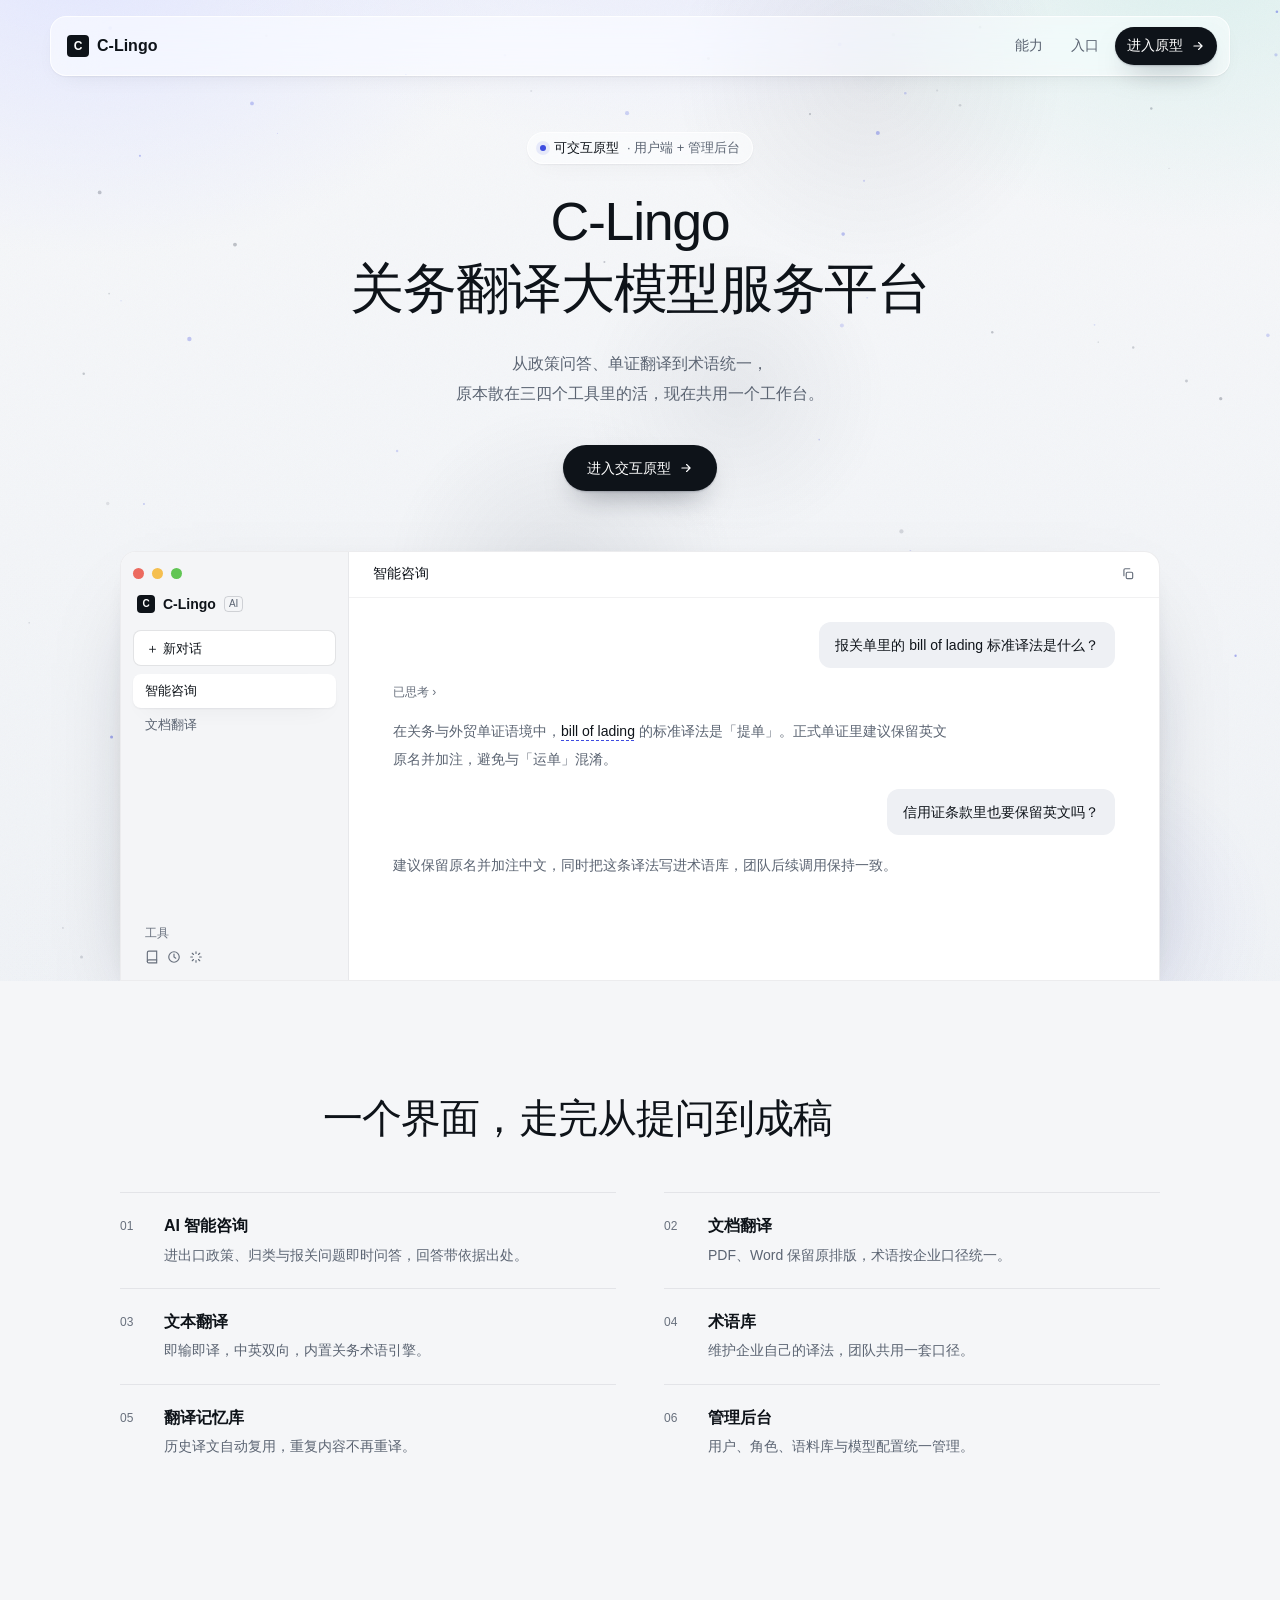
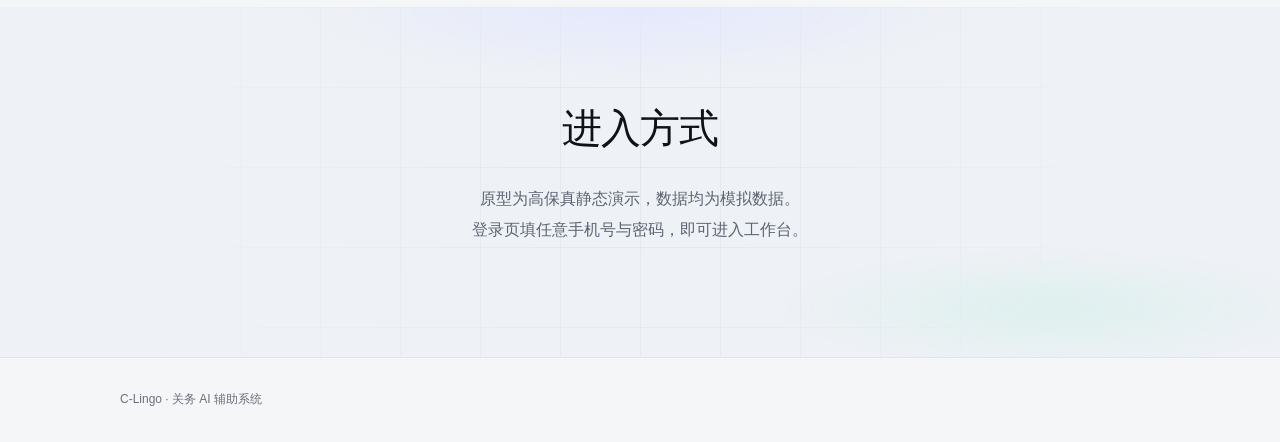
<file: index.html>
<!doctype html>
<html lang="zh-CN">
<head>
<meta charset="utf-8">
<meta name="viewport" content="width=device-width, initial-scale=1">
<title>C-Lingo · 关务 AI 辅助系统 | 交互原型引导页</title>
<meta name="description" content="C-Lingo 关务 AI 辅助系统交互原型引导页：AI 咨询、文档翻译、术语库与记忆库，一个入口走完。">
<style>
  /* ============ 令牌：只允许这 5 个文字色 + 1 个强调色 ============ */
  :root{
    --paper:#f5f6f8;
    --paper-2:#eef1f5;
    --ink:#0e1319;
    --ink-2:#5b6472;
    --ink-3:#68707d;
    --accent:#3d4ce0;

    --sh-s:0 1px 2px rgba(16,24,40,.06), 0 8px 24px -12px rgba(16,24,40,.10);
    --sh-m:0 40px 90px -40px rgba(16,24,40,.35), 0 12px 32px -18px rgba(16,24,40,.18);
    --sh-btn:0 1px 2px rgba(16,24,40,.22), 0 14px 30px -14px rgba(16,24,40,.55);

    --glass-bg:rgba(255,255,255,.52);
    --glass-bd:1px solid rgba(255,255,255,.78);

    --r4:4px;
    --r8:8px;
    --r12:12px;
    --r16:16px;
    --r999:999px;
  }

  *,*::before,*::after{box-sizing:border-box}
  html{scroll-behavior:smooth}
  body{
    margin:0;
    background:var(--paper);
    color:var(--ink);
    font-family:-apple-system,BlinkMacSystemFont,"Segoe UI","PingFang SC","Hiragino Sans GB","Microsoft YaHei",sans-serif;
    font-size:16px;
    line-height:1.8;
    -webkit-font-smoothing:antialiased;
    overflow-x:hidden;
  }
  h1,h2,h3,p{margin:0}
  a{color:inherit;text-decoration:none}
  img{display:block;max-width:100%}
  svg{display:block}
  :focus-visible{outline:2px solid var(--ink);outline-offset:3px;border-radius:var(--r4)}

  .skip{
    position:fixed;left:16px;top:-64px;z-index:40;
    height:40px;padding:0 16px;display:inline-flex;align-items:center;
    background:#fff;color:var(--ink);border-radius:var(--r8);
    box-shadow:var(--sh-s);font-size:14px;
  }
  .skip:focus{top:16px}

  /* ============ 玻璃：三处组件共用同一套参数 ============ */
  .glass{
    background:var(--glass-bg);
    border:var(--glass-bd);
    -webkit-backdrop-filter:blur(22px) saturate(190%);
    backdrop-filter:blur(22px) saturate(190%);
  }
  @supports not ((backdrop-filter:blur(1px)) or (-webkit-backdrop-filter:blur(1px))){
    .glass{background:rgba(255,255,255,.9)}
  }

  /* ============ 悬浮导航 ============ */
  .nav-wrap{
    position:fixed;top:16px;left:0;right:0;z-index:20;
    padding:0 16px;display:flex;justify-content:center;
    pointer-events:none;
  }
  .nav{
    width:min(1180px,100%);height:60px;
    display:flex;align-items:center;justify-content:space-between;
    padding:0 12px 0 12px;
    border-radius:var(--r16);
    box-shadow:var(--sh-s);
    pointer-events:auto;
  }
  .brand{display:flex;align-items:center;gap:8px;padding:4px;border-radius:var(--r8)}
  .brand-mark{
    width:22px;height:22px;border-radius:var(--r4);
    background:var(--ink);color:#fff;
    font-size:12px;font-weight:600;line-height:22px;text-align:center;
  }
  .brand-name{font-size:16px;font-weight:600;letter-spacing:0}
  .nav-links{display:flex;align-items:center;gap:4px}
  .nav-links > a{
    height:38px;display:inline-flex;align-items:center;
    padding:0 12px;border-radius:var(--r999);
    font-size:14px;color:var(--ink-2);
    transition:background-color 200ms ease-out;
  }
  .nav-links > a:hover{background:#fff;color:var(--ink)}
  .nav-cta{
    height:38px;padding:0 16px;gap:8px;
    background:var(--ink);color:#fff !important;
    font-weight:500;box-shadow:var(--sh-btn);
    transition:transform 200ms ease-out, background-color 200ms ease-out;
  }
  .nav-cta:hover{transform:translateY(-2px);background:#1a222c}

  /* ============ 首屏 ============ */
  .hero{
    position:relative;isolation:isolate;overflow:hidden;
    padding:132px 24px 0;
    text-align:center;
  }
  .hero-bg{
    position:absolute;inset:-10%;z-index:-3;
    background:
      radial-gradient(50% 40% at 50% -6%, #e4e8ff 0%, rgba(228,232,255,0) 66%),
      radial-gradient(46% 42% at 14% 4%, #e3e7ff 0%, rgba(227,231,255,0) 62%),
      radial-gradient(42% 40% at 86% 4%, #dcf0ee 0%, rgba(220,240,238,0) 60%),
      radial-gradient(60% 46% at 50% 92%, #eceef3 0%, rgba(236,238,243,0) 70%),
      linear-gradient(180deg,#f7f8fa 0%,#f3f5f8 55%,#eff2f6 100%);
  }
  .fx{position:absolute;inset:0;z-index:-2;width:100%;height:100%;pointer-events:none}
  .hero-grain{
    position:absolute;inset:-10%;z-index:-1;pointer-events:none;
    opacity:.03;mix-blend-mode:multiply;
    background-image:url("data:image/svg+xml,%3Csvg xmlns='http://www.w3.org/2000/svg' width='160' height='160'%3E%3Cfilter id='n'%3E%3CfeTurbulence type='fractalNoise' baseFrequency='.9' numOctaves='2'/%3E%3C/filter%3E%3Crect width='100%25' height='100%25' filter='url(%23n)'/%3E%3C/svg%3E");
  }
  .hero-inner{position:relative;z-index:1}

  .tag{
    display:inline-flex;align-items:center;gap:8px;
    height:32px;padding:0 12px;border-radius:var(--r999);
    font-size:13px;color:var(--ink);
    box-shadow:var(--sh-s);
  }
  .tag-dot{
    position:relative;
    width:6px;height:6px;border-radius:var(--r999);
    background:var(--accent);
  }
  /* accent 光晕用伪元素绘制，避免引入带色阴影 */
  .tag-dot::after{
    content:"";position:absolute;inset:-4px;z-index:-1;
    border-radius:var(--r999);background:rgba(61,76,224,.10);
  }
  .tag-sub{color:var(--ink-2)}

  h1{
    display:block;width:fit-content;
    margin:24px auto 0;
    font-size:clamp(30px,4.2vw,54px);
    line-height:1.24;font-weight:500;letter-spacing:-.025em;
    text-wrap:balance;
  }
  .h1-a,.h1-b{display:block}
  .lede{
    margin:28px auto 0;max-width:660px;
    font-size:16px;line-height:1.85;color:var(--ink-2);
  }
  .actions{
    margin-top:36px;display:flex;justify-content:center;
    align-items:center;gap:12px;flex-wrap:wrap;
  }
  .btn{
    height:46px;padding:0 24px;border-radius:var(--r999);
    display:inline-flex;align-items:center;justify-content:center;gap:8px;
    font-size:14px;font-weight:500;line-height:1;
    transition:transform 200ms ease-out, background-color 200ms ease-out;
  }
  .btn-dark{background:var(--ink);color:#fff;box-shadow:var(--sh-btn)}
  .btn-dark:hover{transform:translateY(-2px);background:#1a222c}

  /* ============ 应用窗口 ============ */
  .stage{
    position:relative;
    width:min(1040px,100%);
    margin:60px auto 0;
  }
  .window{
    height:430px;
    display:grid;grid-template-columns:228px 1fr;
    text-align:left;overflow:hidden;
    background:#fff;border:1px solid rgba(16,24,40,.08);
    border-radius:var(--r16) var(--r16) 0 0;
    box-shadow:var(--sh-m);
  }
  .win-side{
    background:#f4f5f7;border-right:1px solid rgba(16,24,40,.06);
    padding:16px 12px;display:flex;flex-direction:column;
  }
  .traffic{display:flex;gap:8px;margin-bottom:16px}
  .traffic i{width:11px;height:11px;border-radius:var(--r999);display:block}
  .traffic i:nth-child(1){background:#ec6a5f}
  .traffic i:nth-child(2){background:#f5bf4f}
  .traffic i:nth-child(3){background:#61c554}

  .side-brand{display:flex;align-items:center;gap:8px;margin-bottom:16px;padding:0 4px}
  .side-mark{
    width:18px;height:18px;border-radius:var(--r4);
    background:var(--ink);color:#fff;
    font-size:10px;font-weight:600;line-height:18px;text-align:center;
  }
  .side-name{font-size:14px;font-weight:600;line-height:1.4}
  .side-pill{
    font-size:10px;line-height:1.4;color:var(--ink-2);
    border:1px solid rgba(16,24,40,.16);border-radius:var(--r4);padding:0 4px;
  }
  .side-new{
    height:36px;margin-bottom:8px;padding:0 12px;
    display:flex;align-items:center;
    background:#fff;border:1px solid rgba(16,24,40,.12);border-radius:var(--r8);
    font-size:13px;line-height:1;
  }
  .side-item{
    font-size:13px;line-height:1.4;color:var(--ink-2);
    padding:8px 12px;border-radius:var(--r8);
  }
  .side-item.is-on{background:#fff;color:var(--ink);box-shadow:var(--sh-s)}
  .side-label{
    margin-top:auto;padding:0 12px 8px;
    font-size:12px;line-height:1.4;color:var(--ink-3);
  }
  .side-tools{display:flex;gap:8px;padding:0 12px;color:var(--ink-3)}

  .win-main{display:flex;flex-direction:column;min-width:0}
  .win-bar{
    height:46px;padding:0 24px;
    display:flex;align-items:center;justify-content:space-between;
    border-bottom:1px solid rgba(16,24,40,.06);
    font-size:14px;font-weight:500;
  }
  .win-bar svg{color:var(--ink-3)}
  .win-body{
    padding:24px 44px;display:flex;flex-direction:column;gap:16px;
    overflow:hidden;
  }
  .bubble{
    align-self:flex-end;max-width:420px;
    background:#eef0f4;border-radius:var(--r12);
    padding:12px 16px;font-size:14px;line-height:1.6;color:var(--ink);
  }
  .think{font-size:12px;line-height:1.4;color:var(--ink-3)}
  .answer{font-size:14px;line-height:2;color:var(--ink-2);max-width:560px}
  .u{
    color:var(--ink);
    text-decoration:underline dashed var(--accent);
    text-decoration-thickness:1px;
    text-underline-offset:4px;
  }

  /* ============ 第二屏 ============ */
  .second{
    position:relative;overflow:hidden;isolation:isolate;
    background:var(--paper-2);
    padding:96px 24px 112px;text-align:center;
  }
  .second::before{
    content:"";position:absolute;inset:0;z-index:-2;
    background-image:
      linear-gradient(to right, rgba(16,24,40,.045) 1px, transparent 1px),
      linear-gradient(to bottom, rgba(16,24,40,.045) 1px, transparent 1px);
    background-size:80px 80px;
    -webkit-mask-image:radial-gradient(circle at 50% 45%, #000 4%, rgba(0,0,0,.38) 48%, rgba(0,0,0,0) 82%);
    mask-image:radial-gradient(circle at 50% 45%, #000 4%, rgba(0,0,0,.38) 48%, rgba(0,0,0,0) 82%);
  }
  .second::after{
    content:"";position:absolute;inset:0;z-index:-1;pointer-events:none;opacity:.9;
    background:
      radial-gradient(38% 30% at 50% 0%, #e4e8ff 0%, rgba(228,232,255,0) 70%),
      radial-gradient(30% 24% at 82% 86%, #dcf0ee 0%, rgba(220,240,238,0) 70%);
  }
  .second-inner{position:relative;max-width:1040px;margin:0 auto}
  h2{
    font-size:clamp(26px,3.1vw,42px);
    line-height:1.3;font-weight:500;letter-spacing:-.02em;
    max-width:16em;margin:0 auto;
  }
  .second .lede{line-height:1.95;max-width:640px}


  /* ============ 能力 ============ */
  .features{padding:112px 24px 128px;background:var(--paper)}
  .wrap{max-width:1040px;margin:0 auto}
  .cap-list{
    margin:48px 0 0;padding:0;list-style:none;
    display:grid;grid-template-columns:1fr 1fr;gap:0 48px;
  }
  .cap-list li{
    display:grid;grid-template-columns:32px 1fr;gap:0 12px;
    padding:20px 0;border-top:1px solid rgba(16,24,40,.08);
  }
  .cap-n{font-size:12px;line-height:1.6;color:var(--ink-3);padding-top:4px}
  .cap-t{display:block;font-size:16px;font-weight:600;line-height:1.6}
  .cap-d{display:block;margin-top:4px;font-size:14px;line-height:1.8;color:var(--ink-2)}

  /* ============ 页脚 ============ */
  .foot{
    border-top:1px solid rgba(16,24,40,.08);
    padding:32px 24px;
  }
  .foot-inner{
    max-width:1040px;margin:0 auto;
    display:flex;justify-content:space-between;gap:16px;flex-wrap:wrap;
    font-size:12px;line-height:1.6;color:var(--ink-3);
  }

  /* ============ 入场动效 ============ */
  @media (prefers-reduced-motion:no-preference){
    .rise{animation:rise 320ms cubic-bezier(.2,.7,.2,1) both}
    /* 标题两行渐入：慢、缓出、带一点上浮，营造丝滑入场 */
    .h1-a{animation:fadein 1.1s cubic-bezier(.22,1,.36,1) 120ms both}
    .h1-b{animation:fadein 1.1s cubic-bezier(.22,1,.36,1) 460ms both}
    .d1{animation-delay:60ms}
    .d2{animation-delay:700ms}
    .d3{animation-delay:950ms}
    .d4{animation-delay:1150ms}
    @keyframes rise{
      from{opacity:0;transform:translateY(8px)}
      to{opacity:1;transform:none}
    }
    @keyframes fadein{
      from{opacity:0;transform:translateY(10px)}
      to{opacity:1;transform:none}
    }
  }
  @media (prefers-reduced-motion:reduce){
    html{scroll-behavior:auto}
    *{animation:none !important;transition-duration:1ms !important}
  }

  /* ============ 响应式 ============ */
  @media (max-width:900px){
    .cap-list{grid-template-columns:1fr;gap:0}
  }
  @media (max-width:760px){
    .nav-links > a:not(.nav-cta){display:none}
    .win-side{display:none}
    .lede br{display:none}
    .window{grid-template-columns:1fr;height:340px}
    .win-body{padding:24px}
    .hero{padding-top:112px}
    .features{padding:96px 24px 112px}
  }
</style>
</head>
<body>
<a class="skip" href="#main">跳到主要内容</a>

<header class="nav-wrap">
  <nav class="nav glass" aria-label="主导航">
    <a class="brand" href="#top">
      <span class="brand-mark" aria-hidden="true">C</span>
      <span class="brand-name">C-Lingo</span>
    </a>
    <div class="nav-links">
      <a href="#features">能力</a>
      <a href="#start">入口</a>
      <a class="nav-cta" href="prototype/index.html">进入原型
        <svg aria-hidden="true" width="14" height="14" viewBox="0 0 24 24" fill="none" stroke="currentColor" stroke-width="2" stroke-linecap="round" stroke-linejoin="round"><path d="M5 12h14M13 6l6 6-6 6"/></svg>
      </a>
    </div>
  </nav>
</header>

<main id="main">
  <!-- ============ 首屏 ============ -->
  <section class="hero" id="top">
    <div class="hero-bg" aria-hidden="true"></div>
    <canvas class="fx" id="fx" aria-hidden="true"></canvas>
    <div class="hero-grain" aria-hidden="true"></div>

    <div class="hero-inner">
      <span class="tag glass rise">
        <span class="tag-dot" aria-hidden="true"></span>
        可交互原型<span class="tag-sub"> · 用户端 + 管理后台</span>
      </span>

      <h1><span class="h1-a">C-Lingo</span><span class="h1-b">关务翻译大模型服务平台</span></h1>

      <p class="lede rise d2">
        从政策问答、单证翻译到术语统一，<br>
        原本散在三四个工具里的活，现在共用一个工作台。
      </p>

      <div class="actions rise d3">
        <a class="btn btn-dark" href="prototype/index.html">
          进入交互原型
          <svg aria-hidden="true" width="14" height="14" viewBox="0 0 24 24" fill="none" stroke="currentColor" stroke-width="2" stroke-linecap="round" stroke-linejoin="round"><path d="M5 12h14M13 6l6 6-6 6"/></svg>
        </a>
      </div>

      <div class="stage rise d4">
        <div class="window" role="img" aria-label="C-Lingo 智能咨询界面示意：左侧导航栏与右侧对话区">
          <aside class="win-side">
            <div class="traffic" aria-hidden="true"><i></i><i></i><i></i></div>
            <div class="side-brand">
              <span class="side-mark">C</span>
              <span class="side-name">C-Lingo</span>
              <span class="side-pill">AI</span>
            </div>
            <div class="side-new">＋ 新对话</div>
            <div class="side-item is-on">智能咨询</div>
            <div class="side-item">文档翻译</div>
            <div class="side-label">工具</div>
            <div class="side-tools">
              <svg aria-hidden="true" width="14" height="14" viewBox="0 0 24 24" fill="none" stroke="currentColor" stroke-width="2" stroke-linecap="round"><path d="M4 19.5A2.5 2.5 0 0 1 6.5 17H20"/><path d="M6.5 2H20v20H6.5A2.5 2.5 0 0 1 4 19.5v-15A2.5 2.5 0 0 1 6.5 2z"/></svg>
              <svg aria-hidden="true" width="14" height="14" viewBox="0 0 24 24" fill="none" stroke="currentColor" stroke-width="2" stroke-linecap="round"><circle cx="12" cy="12" r="9"/><path d="M12 7v5l3 2"/></svg>
              <svg aria-hidden="true" width="14" height="14" viewBox="0 0 24 24" fill="none" stroke="currentColor" stroke-width="2" stroke-linecap="round"><path d="M12 3v3M12 18v3M3 12h3M18 12h3M5.6 5.6l2.1 2.1M16.3 16.3l2.1 2.1M18.4 5.6l-2.1 2.1M7.7 16.3l-2.1 2.1"/></svg>
            </div>
          </aside>

          <div class="win-main">
            <div class="win-bar">
              <span>智能咨询</span>
              <svg aria-hidden="true" width="14" height="14" viewBox="0 0 24 24" fill="none" stroke="currentColor" stroke-width="2" stroke-linecap="round"><rect x="9" y="9" width="11" height="11" rx="2"/><path d="M5 15V5a2 2 0 0 1 2-2h8"/></svg>
            </div>
            <div class="win-body">
              <div class="bubble">报关单里的 bill of lading 标准译法是什么？</div>
              <div class="think">已思考 ›</div>
              <p class="answer">在关务与外贸单证语境中，<span class="u">bill of lading</span> 的标准译法是「提单」。正式单证里建议保留英文原名并加注，避免与「运单」混淆。</p>
              <div class="bubble">信用证条款里也要保留英文吗？</div>
              <p class="answer">建议保留原名并加注中文，同时把这条译法写进术语库，团队后续调用保持一致。</p>
            </div>
          </div>
        </div>
      </div>
    </div>
  </section>

  <!-- ============ 能力 ============ -->
  <section class="features" id="features">
    <div class="wrap">
      <div class="features-head">
        <h2>一个界面，走完从提问到成稿</h2>
      </div>

      <ul class="cap-list">
        <li>
          <span class="cap-n" aria-hidden="true">01</span>
          <span>
            <b class="cap-t">AI 智能咨询</b>
            <span class="cap-d">进出口政策、归类与报关问题即时问答，回答带依据出处。</span>
          </span>
        </li>
        <li>
          <span class="cap-n" aria-hidden="true">02</span>
          <span>
            <b class="cap-t">文档翻译</b>
            <span class="cap-d">PDF、Word 保留原排版，术语按企业口径统一。</span>
          </span>
        </li>
        <li>
          <span class="cap-n" aria-hidden="true">03</span>
          <span>
            <b class="cap-t">文本翻译</b>
            <span class="cap-d">即输即译，中英双向，内置关务术语引擎。</span>
          </span>
        </li>
        <li>
          <span class="cap-n" aria-hidden="true">04</span>
          <span>
            <b class="cap-t">术语库</b>
            <span class="cap-d">维护企业自己的译法，团队共用一套口径。</span>
          </span>
        </li>
        <li>
          <span class="cap-n" aria-hidden="true">05</span>
          <span>
            <b class="cap-t">翻译记忆库</b>
            <span class="cap-d">历史译文自动复用，重复内容不再重译。</span>
          </span>
        </li>
        <li>
          <span class="cap-n" aria-hidden="true">06</span>
          <span>
            <b class="cap-t">管理后台</b>
            <span class="cap-d">用户、角色、语料库与模型配置统一管理。</span>
          </span>
        </li>
      </ul>
    </div>
  </section>

  <!-- ============ 入口 ============ -->
  <section class="second" id="start">
    <div class="second-inner">
      <h2>进入方式</h2>
      <p class="lede">
        原型为高保真静态演示，数据均为模拟数据。<br>
        登录页填任意手机号与密码，即可进入工作台。
      </p>
    </div>
  </section>
</main>

<footer class="foot">
  <div class="foot-inner">
    <span>C-Lingo · 关务 AI 辅助系统</span>
  </div>
</footer>

<script>
(function () {
  var canvas = document.getElementById('fx');
  if (!canvas) return;
  var ctx = canvas.getContext('2d');
  if (!ctx) return; /* canvas 不可用时，文字层完全不受影响 */

  var reduce = window.matchMedia('(prefers-reduced-motion: reduce)');
  var host = canvas.parentElement;
  var w = 0, h = 0, dpr = 1;
  var dust = [], blobs = [];
  var raf = 0, visible = true;
  var mx = 0, my = 0, tmx = 0, tmy = 0; /* 归一化鼠标位置 */

  function rnd(a, b) { return a + Math.random() * (b - a); }

  function build() {
    dpr = Math.min(window.devicePixelRatio || 1, 2); /* DPR 上限 2 */
    w = host.clientWidth;
    h = host.clientHeight;
    canvas.width = Math.round(w * dpr);
    canvas.height = Math.round(h * dpr);
    canvas.style.width = w + 'px';
    canvas.style.height = h + 'px';
    ctx.setTransform(dpr, 0, 0, dpr, 0, 0);

    /* 尘埃 50–110 个 */
    var count = Math.max(50, Math.min(110, Math.round(w * h / 14000)));
    dust = [];
    for (var i = 0; i < count; i++) {
      dust.push({
        x: rnd(0, w), y: rnd(0, h),
        r: rnd(0.5, 2.2),
        a: rnd(0.14, 0.44),
        blue: Math.random() < 0.55,
        vx: rnd(-0.14, 0.14), vy: rnd(-0.14, 0.14)
      });
    }

    /* 光斑 7 个 */
    blobs = [];
    for (var j = 0; j < 7; j++) {
      blobs.push({
        x: rnd(0, w), y: rnd(0, h),
        r: rnd(90, 200), a: rnd(0.045, 0.10),
        blue: Math.random() < 0.6,
        vx: rnd(-0.06, 0.06), vy: rnd(-0.06, 0.06)
      });
    }
  }

  function draw() {
    ctx.clearRect(0, 0, w, h);

    var i, b;
    for (i = 0; i < blobs.length; i++) {
      b = blobs[i];
      var bx = b.x + mx * 14 * 1.6;
      var by = b.y + my * 14 * 1.6;
      var g = ctx.createRadialGradient(bx, by, 0, bx, by, b.r);
      g.addColorStop(0, b.blue ? 'rgba(61,76,224,' + b.a + ')' : 'rgba(20,30,50,' + b.a + ')');
      g.addColorStop(1, b.blue ? 'rgba(61,76,224,0)' : 'rgba(20,30,50,0)');
      ctx.fillStyle = g;
      ctx.beginPath();
      ctx.arc(bx, by, b.r, 0, Math.PI * 2);
      ctx.fill();
    }

    for (i = 0; i < dust.length; i++) {
      var d = dust[i];
      var dx = d.x + mx * 14;
      var dy = d.y + my * 14;
      ctx.fillStyle = d.blue
        ? 'rgba(61,76,224,' + d.a + ')'
        : 'rgba(20,30,50,' + (d.a * 0.6) + ')';
      ctx.beginPath();
      ctx.arc(dx, dy, d.r, 0, Math.PI * 2);
      ctx.fill();
    }
  }

  function step() {
    /* 视差缓动 0.05 */
    mx += (tmx - mx) * 0.05;
    my += (tmy - my) * 0.05;

    for (var i = 0; i < dust.length; i++) {
      var d = dust[i];
      d.x += d.vx; d.y += d.vy;
      if (d.x < -4) d.x = w + 4; if (d.x > w + 4) d.x = -4;
      if (d.y < -4) d.y = h + 4; if (d.y > h + 4) d.y = -4;
    }
    for (var j = 0; j < blobs.length; j++) {
      var b = blobs[j];
      b.x += b.vx; b.y += b.vy;
      if (b.x < -b.r) b.x = w + b.r; if (b.x > w + b.r) b.x = -b.r;
      if (b.y < -b.r) b.y = h + b.r; if (b.y > h + b.r) b.y = -b.r;
    }

    draw();
    raf = requestAnimationFrame(step);
  }

  function start() {
    if (raf) return;
    if (reduce.matches) { draw(); return; } /* 只画一帧 */
    raf = requestAnimationFrame(step);
  }
  function stop() {
    if (raf) { cancelAnimationFrame(raf); raf = 0; }
  }

  window.addEventListener('resize', function () {
    stop(); build(); start();
  }, { passive: true });

  window.addEventListener('mousemove', function (e) {
    var r = host.getBoundingClientRect();
    tmx = ((e.clientX - r.left) / r.width - 0.5) * 2;
    tmy = ((e.clientY - r.top) / r.height - 0.5) * 2;
  }, { passive: true });

  document.addEventListener('visibilitychange', function () {
    visible = !document.hidden; /* document.hidden 时停止 rAF */
    if (visible) start(); else stop();
  });

  if (reduce.addEventListener) {
    reduce.addEventListener('change', function () { stop(); start(); });
  }

  build();
  start();
})();
</script>
</body>
</html>
</file>
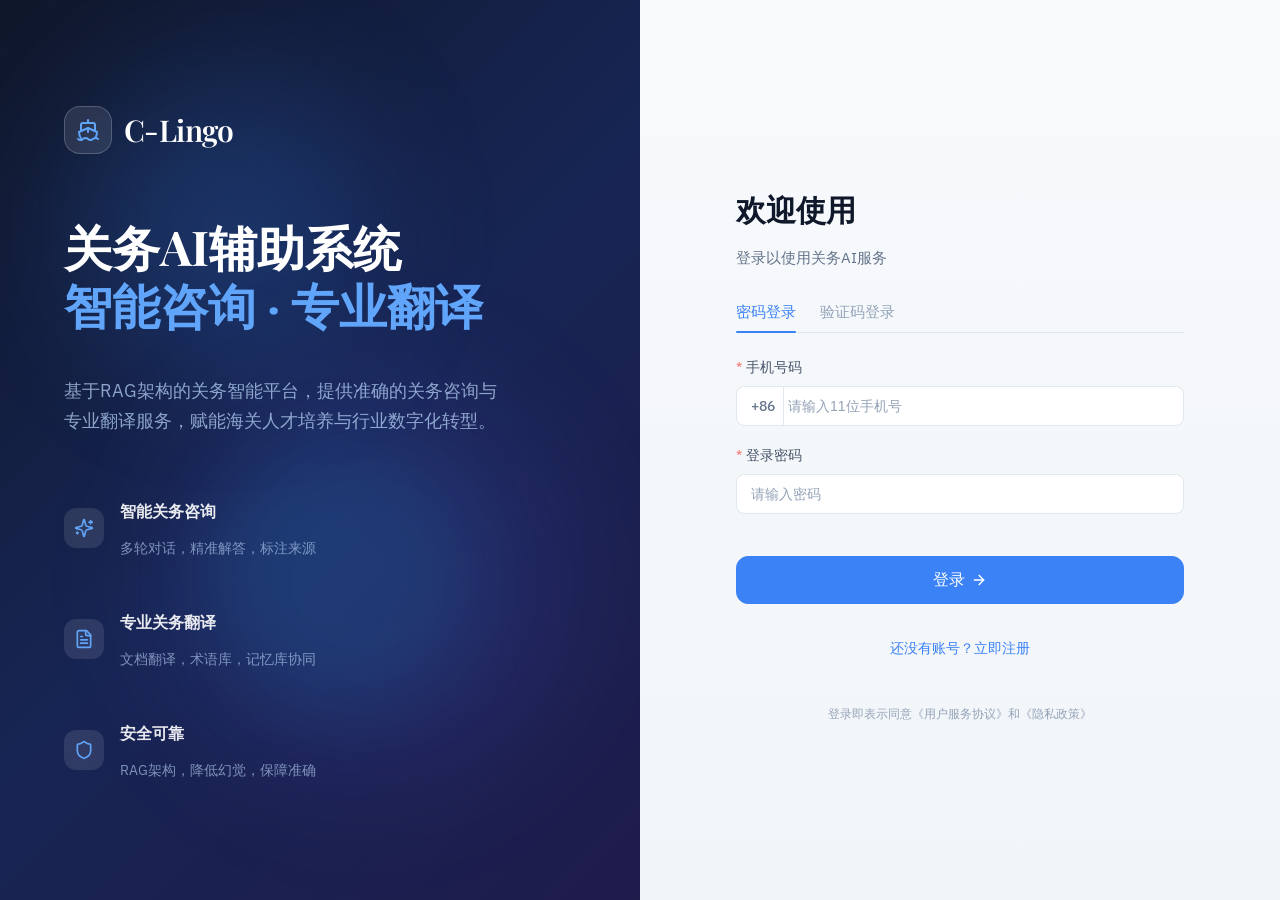
<file: prototype/index.html>
<!DOCTYPE html>
<html lang="zh-CN">
  <head>
    <meta charset="UTF-8" />
    <meta name="viewport" content="width=device-width, initial-scale=1.0" />
    <title>C-Lingo 关务AI辅助系统</title>
    <link rel="preconnect" href="https://fonts.googleapis.com">
    <link rel="preconnect" href="https://fonts.gstatic.com" crossorigin>
    <link href="https://fonts.googleapis.com/css2?family=IBM+Plex+Sans:wght@300;400;500;600;700&family=Playfair+Display:wght@400;500;600;700&family=JetBrains+Mono:wght@400;500&display=swap" rel="stylesheet">
    <link rel="stylesheet" href="css/app.css">
    <style>
      /* 加载失败提示样式（独立于app样式） */
      #fallback-tip {
        display: none;
        position: fixed;
        top: 0;
        left: 0;
        width: 100%;
        height: 100%;
        background: #0a0e1a;
        color: #f1f5f9;
        font-family: 'IBM Plex Sans', -apple-system, BlinkMacSystemFont, sans-serif;
        justify-content: center;
        align-items: center;
        z-index: 9999;
        padding: 20px;
      }
      #fallback-tip.show {
        display: flex;
      }
      .fallback-box {
        max-width: 520px;
        text-align: center;
        padding: 48px 40px;
        background: #1e293b;
        border: 1px solid rgba(59, 130, 246, 0.3);
        border-radius: 16px;
      }
      .fallback-icon {
        font-size: 48px;
        margin-bottom: 20px;
      }
      .fallback-title {
        font-size: 22px;
        font-weight: 600;
        margin-bottom: 12px;
        color: #f1f5f9;
      }
      .fallback-desc {
        font-size: 14px;
        color: #94a3b8;
        line-height: 1.7;
        margin-bottom: 24px;
      }
      .fallback-code {
        display: block;
        padding: 12px 16px;
        background: #0f172a;
        border: 1px solid #334155;
        border-radius: 8px;
        font-family: 'JetBrains Mono', monospace;
        font-size: 13px;
        color: #60a5fa;
        margin: 12px 0;
        text-align: left;
      }
      .fallback-note {
        font-size: 12px;
        color: #64748b;
        margin-top: 16px;
      }
      /* 加载中动画 */
      #loading-spinner {
        position: fixed;
        top: 50%;
        left: 50%;
        transform: translate(-50%, -50%);
        z-index: 9998;
        text-align: center;
        color: #94a3b8;
        font-family: 'IBM Plex Sans', sans-serif;
        font-size: 14px;
      }
      #loading-spinner.hidden {
        display: none;
      }
      .spinner-ring {
        width: 36px;
        height: 36px;
        border: 3px solid rgba(59, 130, 246, 0.2);
        border-top-color: #3b82f6;
        border-radius: 50%;
        animation: spin 0.8s linear infinite;
        margin: 0 auto 12px;
      }
      @keyframes spin {
        to { transform: rotate(360deg); }
      }
    </style>
  </head>
  <body>
    <div id="app"></div>

    <!-- 加载中提示 -->
    <div id="loading-spinner">
      <div class="spinner-ring"></div>
      <span>加载中...</span>
    </div>

    <!-- 加载失败友好提示 -->
    <div id="fallback-tip">
      <div class="fallback-box">
        <div class="fallback-icon">⚠️</div>
        <div class="fallback-title">原型加载失败</div>
        <div class="fallback-desc">
            原型加载失败，可能是浏览器安全限制或网络问题导致。<br/>
            请尝试通过 HTTP 服务器方式访问，或刷新页面重试。
          </div>
          <div style="text-align: left; font-size: 13px; color: #cbd5e1;">
            <strong>推荐方式（在项目根目录运行）：</strong>
            <code class="fallback-code">python3 -m http.server 8080</code>
            <code class="fallback-code">npx serve .</code>
            然后在浏览器中访问 <strong style="color:#60a5fa;">http://localhost:8080/prototype/</strong>
          </div>
        <div class="fallback-note">
          💡 部署到 GitHub Pages 后可直接访问，无需本地服务器
        </div>
      </div>
    </div>

    <script src="js/app.js"></script>
    <script>
      // 检测加载状态：如果 5 秒后 #app 仍然是空的，说明 JS 加载失败
      (function() {
        var app = document.getElementById('app');
        var spinner = document.getElementById('loading-spinner');
        var fallback = document.getElementById('fallback-tip');

        // 等待加载，5秒后检查（无论是 file:// 还是 http:// 都等一等）
        var checkTimer = setTimeout(function() {
          if (!app.innerHTML || app.innerHTML.trim().length < 20) {
            spinner.classList.add('hidden');
            fallback.classList.add('show');
          }
        }, 5000);

        // 如果 app 有内容了，清除 loading
        function checkLoaded() {
          if (app.innerHTML && app.innerHTML.trim().length > 20) {
            spinner.classList.add('hidden');
            clearTimeout(checkTimer);
          } else {
            requestAnimationFrame(checkLoaded);
          }
        }
        requestAnimationFrame(checkLoaded);
      })();
    </script>
  </body>
</html>
</file>
